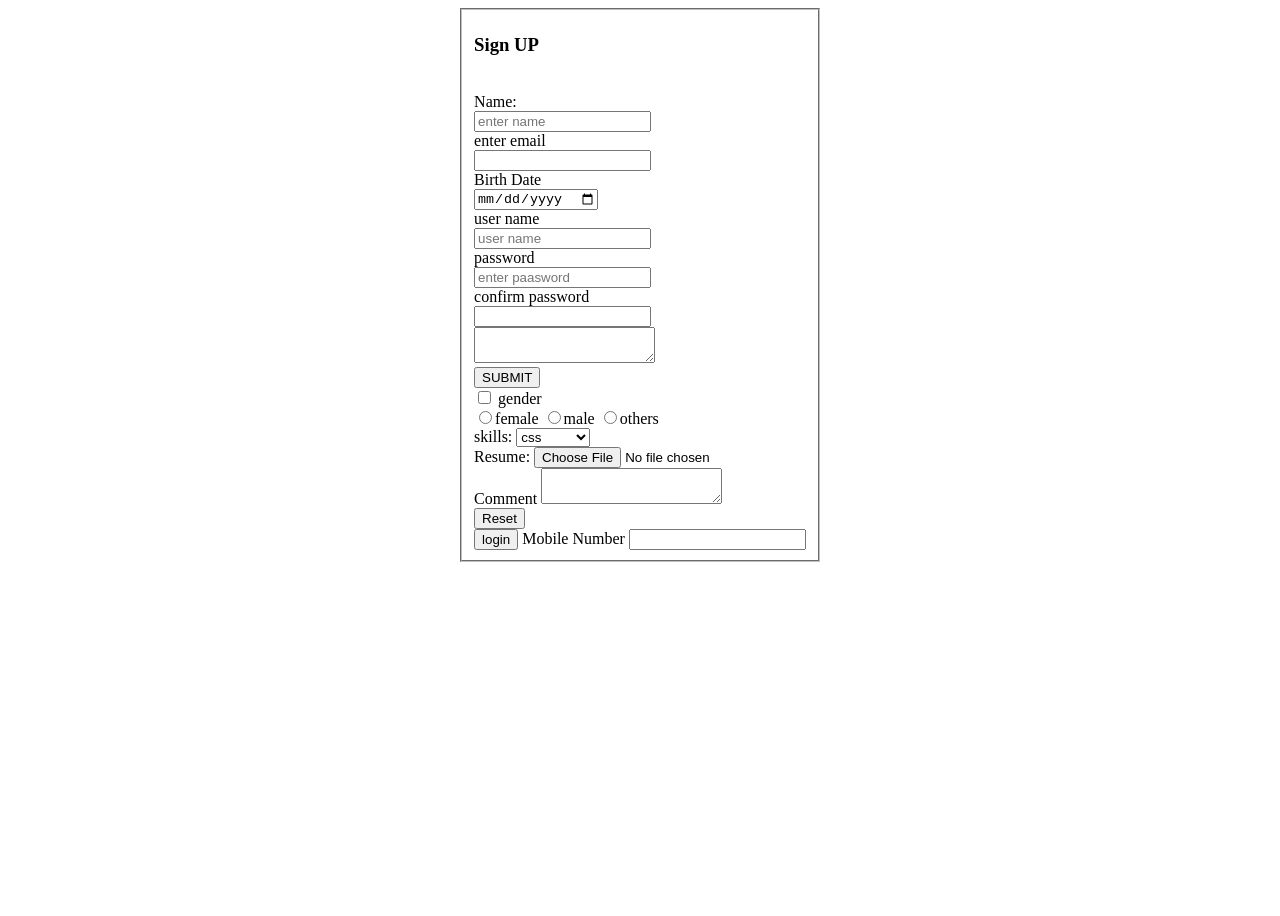
<file: forms.html>
<!DOCTYPE html>
<html lang="en">
<head>
    <meta charset="UTF-8">
    <meta name="viewport" content="width=device-width, initial-scale=1.0">
    <title>Document</title>
   <style>
    body {
        display: flex;
        justify-content: center;
        align-item: center;
        height: 100vh;
    }
    form{
        border: 1px solid black;
        padding: 20px
    }
    </style>
</head>
<body>
   
    <forms>
        <fieldset tittle="student form ">
         <h3>Sign UP</h3><br>
        <label>Name:</label><br>
        <input type="text" maxlength="12" placeholder="enter name"><br>
        <label>enter email</label><br>
        <input type="text" required><br>
        <label>Birth Date</label><br>
        <input type="date"><br>
        <label> user name</label><br>
        <input type="text" placeholder="user name"><br>
        <label>password</label><br>
        <input type="password" placeholder="enter paasword"><br>
        <label>confirm password</label><br>
        <input type="password"><br>
        <textarea></textarea><br>
      <button type="submit" align-item="centre">SUBMIT</button><br>
      <input type="checkbox">
      <label>gender</label><br>
      <input type="radio" name="gender">female
      <input type="radio" name="gender">male
      <input type="radio" name="gender">others<br>
      <label>skills:</label>
      <select>
        <options>select your skill</options>
        <options>html</options>
        <options>js</options>
        <option>css</option>
        <optgroup label="frontend">
             <options>html</options>
        <options>js</options>
        <option>css</option>
        </optgroup>
        <optgroup label="backend">
            <options>node js</options>
            <options>java</options>
            <option>spring</option>
        </optgroup>
      </select><br>
      <label>Resume:</label>
      <input type="file"><br>
      <label>Comment</label>
      <textarea rows="" cols=""></textarea><br>
      <input type="reset"><br>
      <input type="button" value="login">
      <label>Mobile Number</label>
      <input type="tel" pattern="\+91[0-9]{9}">
      </fieldset>
    </forms>
</body>
</html>
</file>
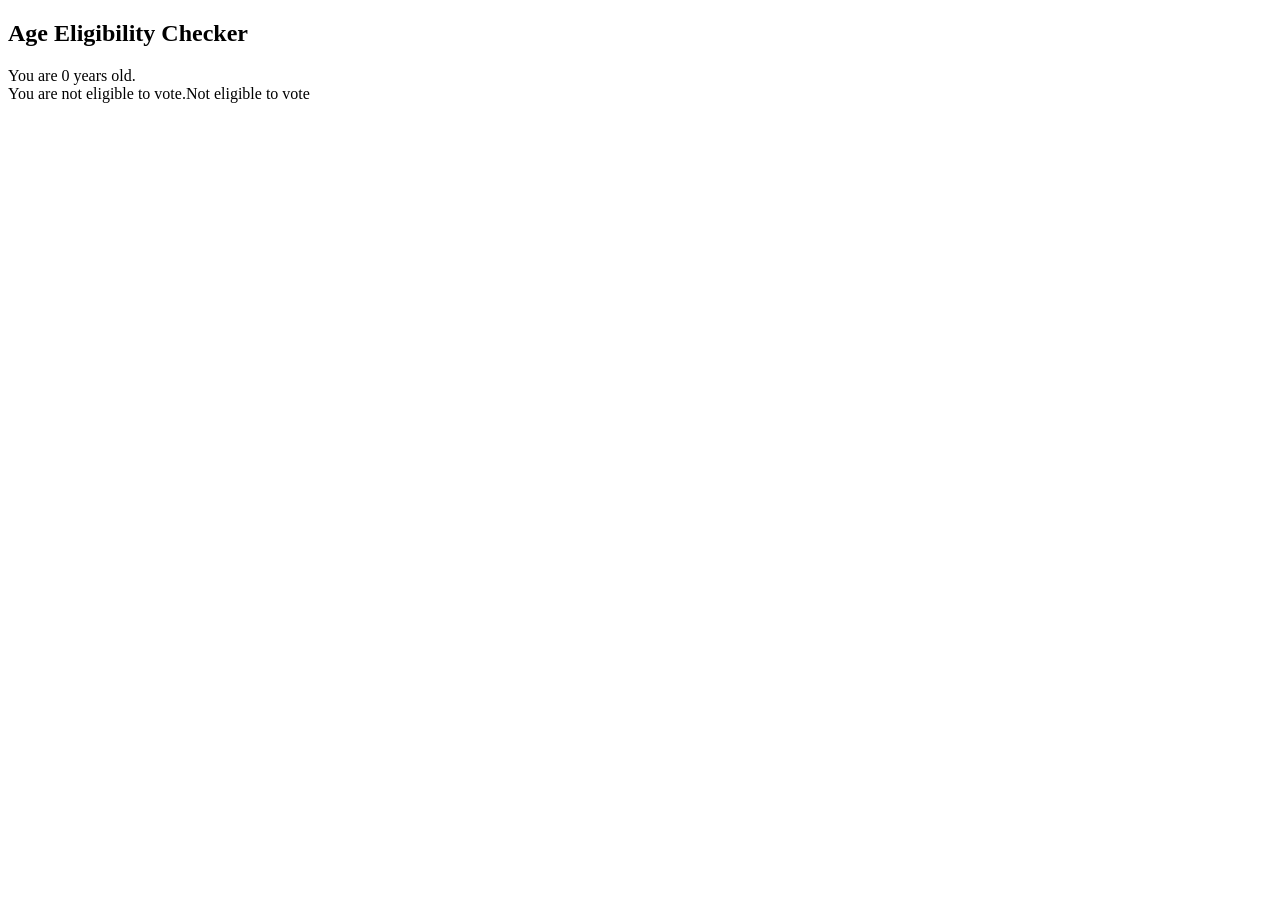
<file: javascript.html>
<!DOCTYPE html>
<html>
<head>
    <title>Age Eligibility Checker</title>
</head>
<body>

    <h2>Age Eligibility Checker</h2>

    <script>
        // Take input from the user
        let age = prompt("Enter your age:");

        age = Number(age);

        // Using if-else
        if (age >= 18) {
            alert("You are eligible.");
            document.write("You are " + age + " years old.<br>");
            document.write("You are eligible to vote.");
        } else {
            alert("You are not eligible.");
            document.write("You are " + age + " years old.<br>");
            document.write("You are not eligible to vote.");
        }

        // Using ternary operator
        let result = age >= 18 ? "Eligible to vote" : "Not eligible to vote";
        alert(result);
        document.write( result);
  
    </script>

</body>
</html>

    </script>
</body>
</html>
</file>
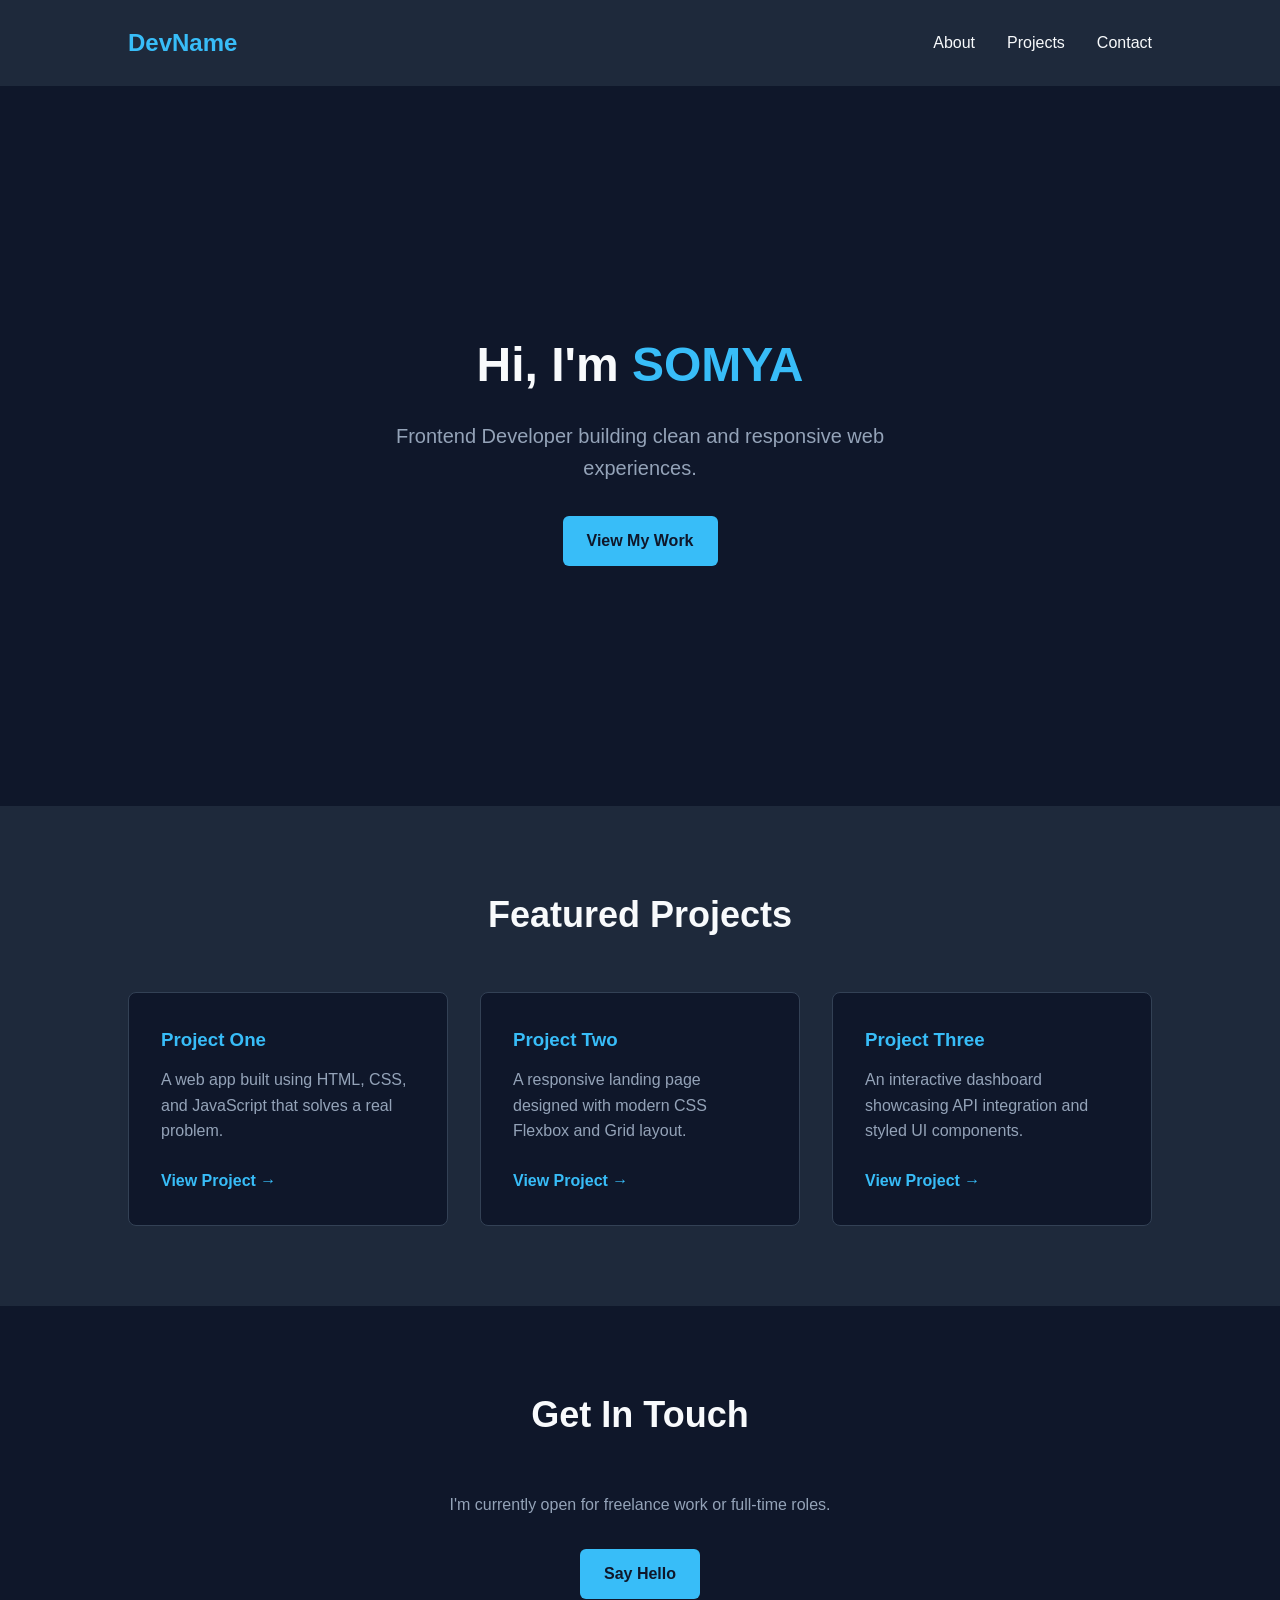
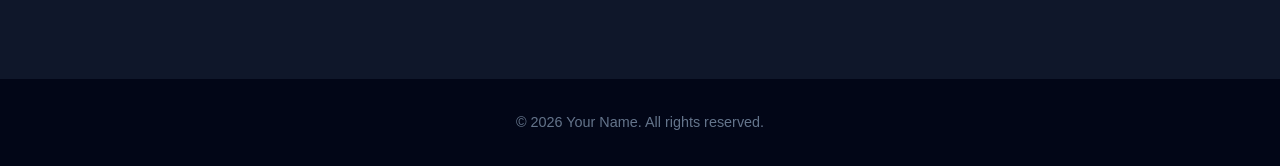
<file: portfolio.html>
<!DOCTYPE html>
<html lang="en">
<head>
  <meta charset="UTF-8">
  <meta name="viewport" content="width=device-width, initial-scale=1.0">
  <title>My Portfolio</title>
  <link rel="stylesheet" href="portfolio.css">
</head>
<body>

  <!-- Navigation -->
  <nav class="navbar">
    <div class="logo">DevName</div>
    <ul class="nav-links">
      <li><a href="#about">About</a></li>
      <li><a href="#projects">Projects</a></li>
      <li><a href="#contact">Contact</a></li>
    </ul>
  </nav>

  <!-- Hero Section -->
  <section id="about" class="hero">
    <h1>Hi, I'm <span class="highlight">SOMYA</span></h1>
    <p>Frontend Developer building clean and responsive web experiences.</p>
    <a href="#projects" class="btn">View My Work</a>
  </section>

  <!-- Projects Section -->
  <section id="projects" class="projects">
    <h2>Featured Projects</h2>
    <div class="project-grid">
      
      <!-- Project Card 1 -->
      <div class="project-card">
        <h3>Project One</h3>
        <p>A web app built using HTML, CSS, and JavaScript that solves a real problem.</p>
        <a href="#" class="project-link">View Project &rarr;</a>
      </div>

      <!-- Project Card 2 -->
      <div class="project-card">
        <h3>Project Two</h3>
        <p>A responsive landing page designed with modern CSS Flexbox and Grid layout.</p>
        <a href="#" class="project-link">View Project &rarr;</a>
      </div>

      <!-- Project Card 3 -->
      <div class="project-card">
        <h3>Project Three</h3>
        <p>An interactive dashboard showcasing API integration and styled UI components.</p>
        <a href="#" class="project-link">View Project &rarr;</a>
      </div>

    </div>
  </section>

  <!-- Contact Section -->
  <section id="contact" class="contact">
    <h2>Get In Touch</h2>
    <p>I'm currently open for freelance work or full-time roles.</p>
    <a href="mailto:your.email@example.com" class="btn">Say Hello</a>
  </section>

  <footer>
    <p>&copy; 2026 Your Name. All rights reserved.</p>
  </footer>

</body>
</html>
</file>
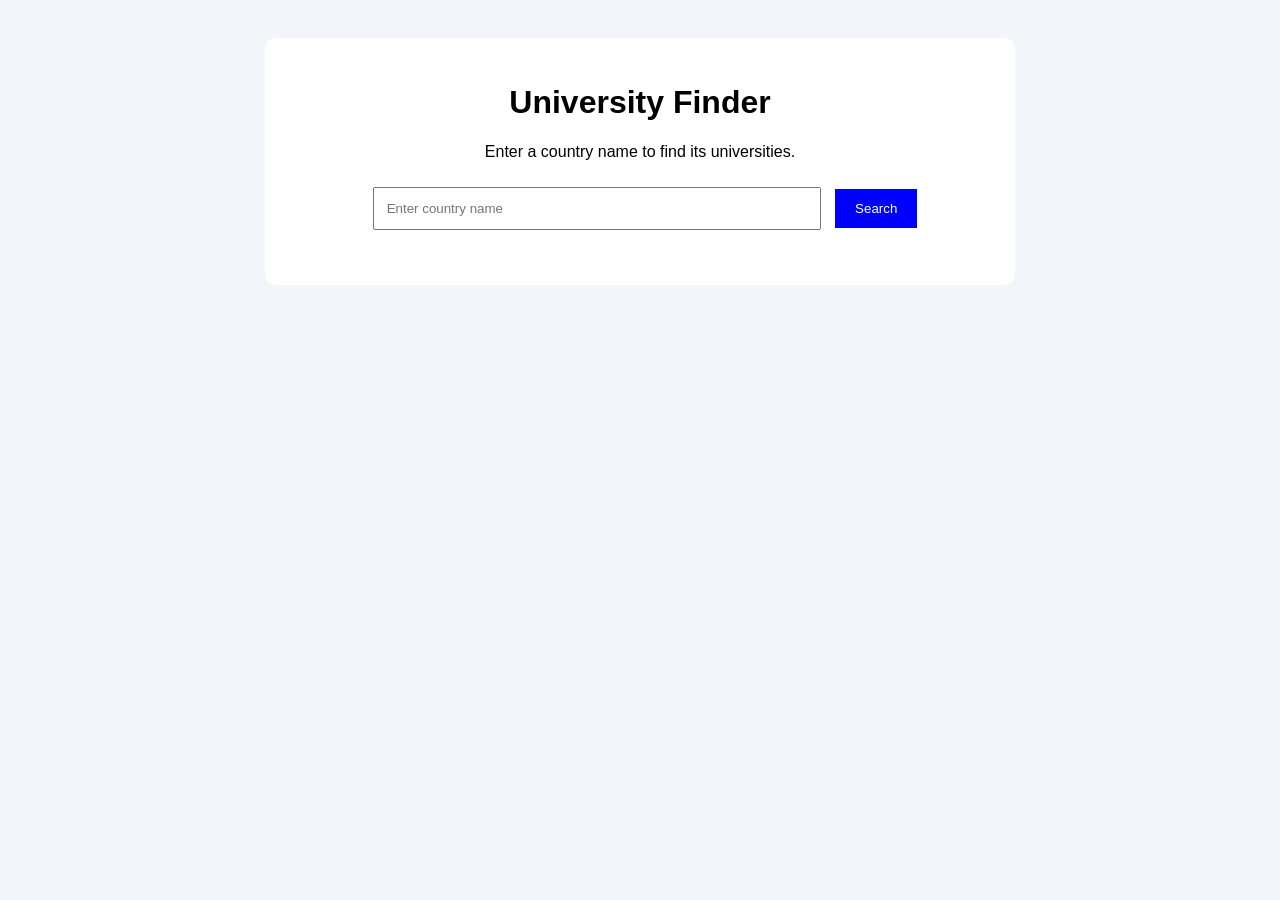
<file: task10.html>
<!DOCTYPE html>
<html>
<head>
    <title>University Finder</title>

    <style>
        body {
            font-family: Arial, sans-serif;
            background-color: #f2f5fa;
            text-align: center;
            padding: 30px;
        }

        .container {
            background-color: white;
            width: 80%;
            max-width: 700px;
            margin: auto;
            padding: 25px;
            border-radius: 10px;
        }

        input {
            padding: 12px;
            width: 60%;
            margin: 10px;
        }

        button {
            padding: 12px 20px;
            background-color: blue;
            color: white;
            border: none;
            cursor: pointer;
        }

        button:hover {
            background-color: darkblue;
        }

        .university {
            background-color: #eef2ff;
            padding: 15px;
            margin: 12px;
            border-radius: 8px;
            text-align: left;
        }

        a {
            color: blue;
        }

        #result {
            margin-top: 20px;
        }
    </style>
</head>

<body>

    <div class="container">

        <h1>University Finder</h1>

        <p>Enter a country name to find its universities.</p>

        <input type="text" id="country"
            placeholder="Enter country name">

        <button onclick="searchUniversity()">
            Search
        </button>

        <div id="result"></div>

    </div>

    <script>

        async function searchUniversity() {

            let country = document.getElementById("country").value.trim();

            let result = document.getElementById("result");

            if (country === "") {
                result.innerHTML = "Please enter a country name.";
                return;
            }

            result.innerHTML = "Loading universities...";

            try {

                let response = await fetch(
                    "https://universities.hipolabs.com/search?country="
                    + encodeURIComponent(country)
                );

                if (!response.ok) {
                    throw new Error("Failed to fetch data");
                }

                let data = await response.json();

                result.innerHTML = "";

                if (data.length === 0) {
                    result.innerHTML = "No universities found.";
                    return;
                }

                data.forEach(function(university) {

                    let website = university.web_pages || [];

                    result.innerHTML += `
                        <div class="university">

                            <h3>${university.name}</h3>

                            <p>
                                <b>Country:</b> ${university.country}
                            </p>

                            <p>
                                <b>Website:</b>
                                ${
                                    website.length > 0
                                    ? website.map(url =>
                                        `<a href="${url}" target="_blank">
                                        ${url}</a>`
                                      ).join("<br>")
                                    : "Website not available"
                                }
                            </p>

                        </div>
                    `;

                });

            }

            catch(error) {

                result.innerHTML =
                    "Something went wrong. Please try again.";

                console.log(error);

            }

        }

    </script>

</body>
</html>
</file>
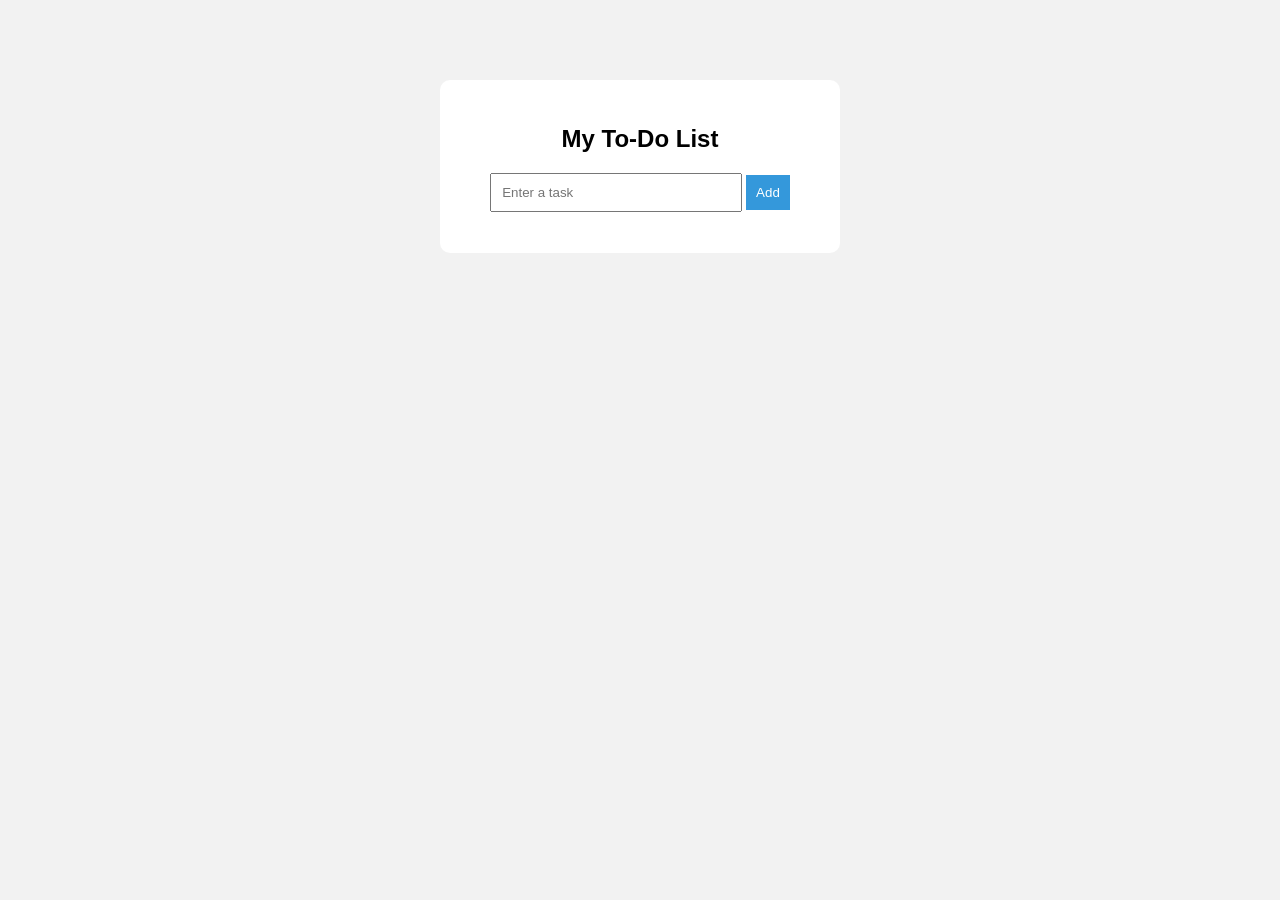
<file: task7.html>
<!DOCTYPE html>
<html lang="en">
<head>
    <meta charset="UTF-8">
    <meta name="viewport" content="width=device-width, initial-scale=1.0">
    <title>Document</title>
</head>
<body>
    
<!DOCTYPE html>
<html>
<head>
    <title>To-Do List</title>

    <style>
        body {
            font-family: Arial;
            background-color: #f2f2f2;
            text-align: center;
        }

        .container {
            background: white;
            width: 350px;
            margin: 80px auto;
            padding: 25px;
            border-radius: 10px;
        }

        input {
            padding: 10px;
            width: 65%;
        }

        button {
            padding: 10px;
            background: #3498db;
            color: white;
            border: none;
            cursor: pointer;
        }

        li {
            list-style: none;
            background: #eee;
            padding: 10px;
            margin: 10px 0;
            display: flex;
            justify-content: space-between;
        }

        .delete {
            background: red;
        }
    </style>
</head>

<body>

<div class="container">
    <h2>My To-Do List</h2>

    <input type="text" id="taskInput"
           placeholder="Enter a task">

    <button onclick="addTask()">Add</button>

    <ul id="taskList"></ul>
</div>

<script>
    function addTask() {

        let input = document.getElementById("taskInput");
        let task = input.value;

        if (task.trim() === "") {
            alert("Please enter a task!");
            return;
        }

        let li = document.createElement("li");

        li.textContent = task;

        let btn = document.createElement("button");

        btn.textContent = "Delete";
        btn.className = "delete";

        btn.onclick = function() {
            li.remove();
        };

        li.appendChild(btn);

        document.getElementById("taskList")
                .appendChild(li);

        input.value = "";
    }
</script>

</body>
</html>

</body>
</html>
</file>
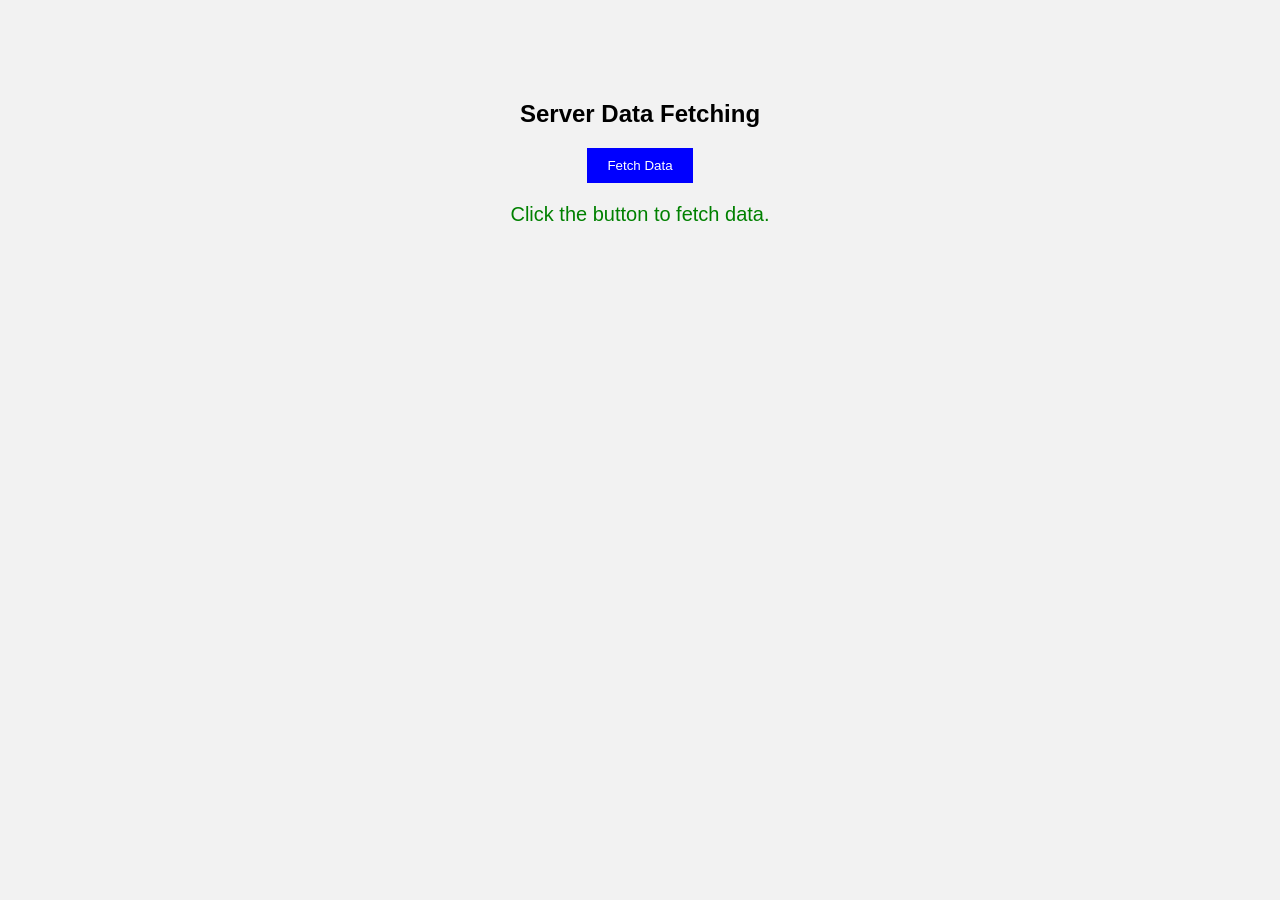
<file: task9.html>
<!DOCTYPE html>
<html>
<head>
    <title>Asynchronous Programming</title>

    <style>
        body {
            font-family: Arial;
            text-align: center;
            margin-top: 100px;
            background-color: #f2f2f2;
        }

        button {
            padding: 10px 20px;
            background-color: blue;
            color: white;
            border: none;
            cursor: pointer;
        }

        #output {
            margin-top: 20px;
            font-size: 20px;
            color: green;
        }
    </style>
</head>

<body>

    <h2>Server Data Fetching</h2>

    <button onclick="fetchData()">Fetch Data</button>

    <p id="output">Click the button to fetch data.</p>

    <script>

        function fetchData() {

            document.getElementById("output").innerHTML =
                "Fetching data...";

            // Creating a Promise
            let serverData = new Promise((resolve, reject) => {

                // Simulating server delay
                setTimeout(() => {

                    resolve("Data fetched successfully from server!");

                }, 3000);

            });

            // Handling resolved data
            serverData.then((data) => {

                document.getElementById("output").innerHTML = data;

            });

        }

    </script>

</body>
</html>
</file>
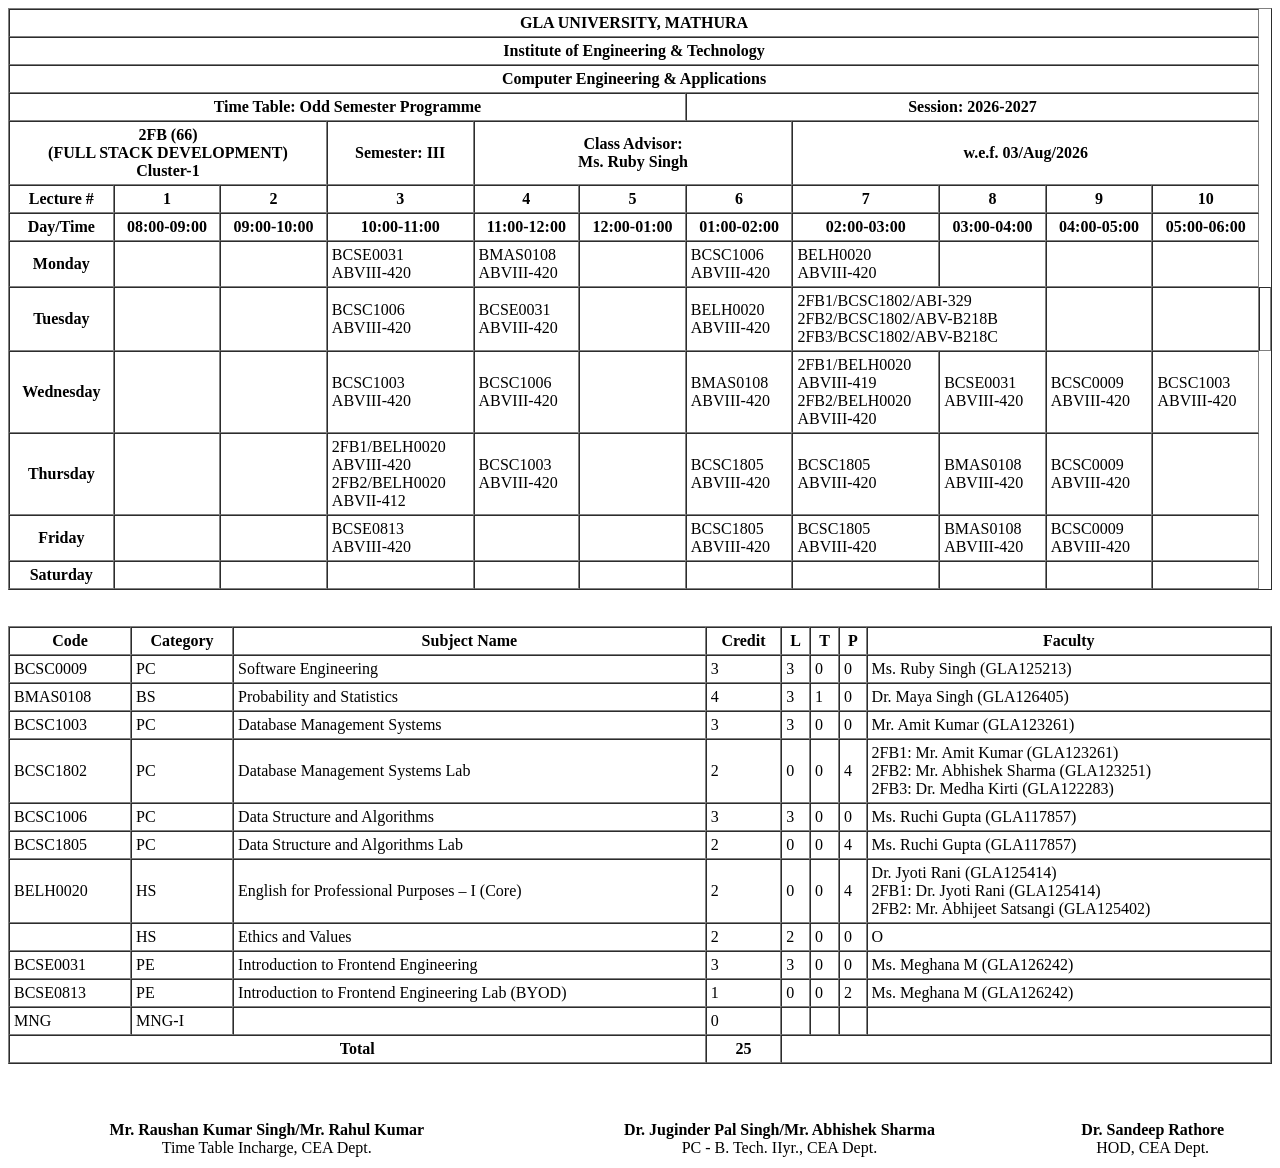
<file: timetable.html>
<!DOCTYPE html>
<html>
<head>
    <title>Time Table</title>
</head>
<body>
<table border="1" cellspacing="0" cellpadding="4" width="100%">
<!-- UNIVERSITY HEADER -->
    <tr>
        <th colspan="11">GLA UNIVERSITY, MATHURA</th>
    </tr>

    <tr>
        <th colspan="11">
            Institute of Engineering & Technology
        </th>
    </tr>

    <tr>
        <th colspan="11">
            Computer Engineering & Applications
        </th>
    </tr>

    <tr>
        <th colspan="6">
            Time Table: Odd Semester Programme
        </th>
        <th colspan="5">
            Session: 2026-2027
        </th>
    </tr>

    <tr>
        <th colspan="3">
            2FB (66)<br>
            (FULL STACK DEVELOPMENT)<br>
            Cluster-1
        </th>

        <th>
            Semester: III
        </th>

        <th colspan="3">
            Class Advisor:<br>
            Ms. Ruby Singh
        </th>

        <th colspan="4">
            w.e.f. 03/Aug/2026
        </th>
    </tr>

    <!-- LECTURE NUMBER -->
    <tr>
        <th>Lecture #</th>
        <th>1</th>
        <th>2</th>
        <th>3</th>
        <th>4</th>
        <th>5</th>
        <th>6</th>
        <th>7</th>
        <th>8</th>
        <th>9</th>
        <th>10</th>
    </tr>

    <!-- TIME -->
    <tr>
        <th>Day/Time</th>
        <th>08:00-09:00</th>
        <th>09:00-10:00</th>
        <th>10:00-11:00</th>
        <th>11:00-12:00</th>
        <th>12:00-01:00</th>
        <th>01:00-02:00</th>
        <th>02:00-03:00</th>
        <th>03:00-04:00</th>
        <th>04:00-05:00</th>
        <th>05:00-06:00</th>
    </tr>

    <!-- MONDAY -->
    <tr>
        <th>Monday</th>

        <td></td>
        <td></td>

        <td>
            BCSE0031<br>
            ABVIII-420
        </td>

        <td>
            BMAS0108<br>
            ABVIII-420
        </td>

        <td></td>

        <td>
            BCSC1006<br>
            ABVIII-420
        </td>

        <td>
            BELH0020<br>
            ABVIII-420
        </td>

        <td>
        </td>

        <td></td>
        <td></td>
    </tr>

    <!-- TUESDAY -->
    <tr>
        <th>Tuesday</th>

        <td></td>
        <td></td>

        <td>
            BCSC1006<br>
            ABVIII-420
        </td>

        <td>
            BCSE0031<br>
            ABVIII-420
        </td>

        <td></td>

        <td>
            BELH0020<br>
            ABVIII-420
        </td>

       <td colspan="2">
    2FB1/BCSC1802/ABI-329<br>
    2FB2/BCSC1802/ABV-B218B<br>
    2FB3/BCSC1802/ABV-B218C
</td>

        <td></td>
        <td></td>
        <td></td>
    </tr>

    <!-- WEDNESDAY -->
    <tr>
        <th>Wednesday</th>

        <td></td>
        <td></td>

        <td>
            BCSC1003<br>
            ABVIII-420
        </td>

        <td>
            BCSC1006<br>
            ABVIII-420
        </td>

        <td></td>

        <td>
            BMAS0108<br>
            ABVIII-420
        </td>

        <td>
            2FB1/BELH0020<br>
            ABVIII-419<br>
            2FB2/BELH0020<br>
            ABVIII-420
        </td>

        <td>
            BCSE0031<br>
            ABVIII-420
        </td>

        <td>
            BCSC0009<br>
            ABVIII-420
        </td>

        <td>
            BCSC1003<br>
            ABVIII-420
        </td>
    </tr>

    <!-- THURSDAY -->
    <tr>
        <th>Thursday</th>

        <td></td>
        <td></td>

        <td>
            2FB1/BELH0020<br>
            ABVIII-420<br>
            2FB2/BELH0020<br>
            ABVII-412
        </td>

        <td>
            BCSC1003<br>
            ABVIII-420
        </td>

        <td></td>

        <td>
            BCSC1805<br>
            ABVIII-420
        </td>

        <td>
            BCSC1805<br>
            ABVIII-420
        </td>

        <td>
            BMAS0108<br>
            ABVIII-420
        </td>

        <td>
            BCSC0009<br>
            ABVIII-420
        </td>

        <td></td>
    </tr>

    <!-- FRIDAY -->
    <tr>
        <th>Friday</th>

        <td></td>
        <td></td>

        <td>
            BCSE0813<br>
            ABVIII-420
        </td>

        <td></td>
        <td></td>

        <td>
            BCSC1805<br>
            ABVIII-420
        </td>

        <td>
            BCSC1805<br>
            ABVIII-420
        </td>

        <td>
            BMAS0108<br>
            ABVIII-420
        </td>

        <td>
            BCSC0009<br>
            ABVIII-420
        </td>

        <td></td>
    </tr>

    <!-- SATURDAY -->
    <tr>
        <th>Saturday</th>
        <td></td>
        <td></td>
        <td></td>
        <td></td>
        <td></td>
        <td></td>
        <td></td>
        <td></td>
        <td></td>
        <td></td>
    </tr>

</table>


<br><br>


<!-- SUBJECT DETAILS -->

<table border="1" cellspacing="0" cellpadding="4" width="100%">

    <tr>
        <th>Code</th>
        <th>Category</th>
        <th>Subject Name</th>
        <th>Credit</th>
        <th>L</th>
        <th>T</th>
        <th>P</th>
        <th>Faculty</th>
    </tr>

    <tr>
        <td>BCSC0009</td>
        <td>PC</td>
        <td>Software Engineering</td>
        <td>3</td>
        <td>3</td>
        <td>0</td>
        <td>0</td>
        <td>Ms. Ruby Singh (GLA125213)</td>
    </tr>

    <tr>
        <td>BMAS0108</td>
        <td>BS</td>
        <td>Probability and Statistics</td>
        <td>4</td>
        <td>3</td>
        <td>1</td>
        <td>0</td>
        <td>Dr. Maya Singh (GLA126405)</td>
    </tr>

    <tr>
        <td>BCSC1003</td>
        <td>PC</td>
        <td>Database Management Systems</td>
        <td>3</td>
        <td>3</td>
        <td>0</td>
        <td>0</td>
        <td>Mr. Amit Kumar (GLA123261)</td>
    </tr>

    <tr>
        <td>BCSC1802</td>
        <td>PC</td>
        <td>Database Management Systems Lab</td>
        <td>2</td>
        <td>0</td>
        <td>0</td>
        <td>4</td>
        <td>
            2FB1: Mr. Amit Kumar (GLA123261)<br>
            2FB2: Mr. Abhishek Sharma (GLA123251)<br>
            2FB3: Dr. Medha Kirti (GLA122283)
        </td>
    </tr>

    <tr>
        <td>BCSC1006</td>
        <td>PC</td>
        <td>Data Structure and Algorithms</td>
        <td>3</td>
        <td>3</td>
        <td>0</td>
        <td>0</td>
        <td>Ms. Ruchi Gupta (GLA117857)</td>
    </tr>

    <tr>
        <td>BCSC1805</td>
        <td>PC</td>
        <td>Data Structure and Algorithms Lab</td>
        <td>2</td>
        <td>0</td>
        <td>0</td>
        <td>4</td>
        <td>Ms. Ruchi Gupta (GLA117857)</td>
    </tr>

    <tr>
        <td>BELH0020</td>
        <td>HS</td>
        <td>English for Professional Purposes – I (Core)</td>
        <td>2</td>
        <td>0</td>
        <td>0</td>
        <td>4</td>
        <td>
            Dr. Jyoti Rani (GLA125414)<br>
            2FB1: Dr. Jyoti Rani (GLA125414)<br>
            2FB2: Mr. Abhijeet Satsangi (GLA125402)
        </td>
    </tr>

    <tr>
        <td></td>
        <td>HS</td>
        <td>Ethics and Values</td>
        <td>2</td>
        <td>2</td>
        <td>0</td>
        <td>0</td>
        <td>O</td>
    </tr>

    <tr>
        <td>BCSE0031</td>
        <td>PE</td>
        <td>Introduction to Frontend Engineering</td>
        <td>3</td>
        <td>3</td>
        <td>0</td>
        <td>0</td>
        <td>Ms. Meghana M (GLA126242)</td>
    </tr>

    <tr>
        <td>BCSE0813</td>
        <td>PE</td>
        <td>Introduction to Frontend Engineering Lab (BYOD)</td>
        <td>1</td>
        <td>0</td>
        <td>0</td>
        <td>2</td>
        <td>Ms. Meghana M (GLA126242)</td>
    </tr>

    <tr>
        <td>MNG</td>
        <td>MNG-I</td>
        <td></td>
        <td>0</td>
        <td></td>
        <td></td>
        <td></td>
        <td></td>
    </tr>

    <tr>
        <th colspan="3">Total</th>
        <th>25</th>
        <th colspan="4"></th>
    </tr>

</table>


<br><br><br>

<table border="0" width="100%">

    <tr>
        <td align="center">
            <b>Mr. Raushan Kumar Singh/Mr. Rahul Kumar</b><br>
            Time Table Incharge, CEA Dept.
        </td>

        <td align="center">
            <b>Dr. Juginder Pal Singh/Mr. Abhishek Sharma</b><br>
            PC - B. Tech. IIyr., CEA Dept.
        </td>

        <td align="center">
            <b>Dr. Sandeep Rathore</b><br>
            HOD, CEA Dept.
        </td>
    </tr>

</table>
</body>
</html>
</file>
<file: portfolio.css>
/* General Reset */
* {
  margin: 0;
  padding: 0;
  box-sizing: border-box;
  font-family: 'Segoe UI', Tahoma, Geneva, Verdana, sans-serif;
}

html {
  scroll-behavior: smooth;
}

body {
  background-color: #0f172a;
  color: #f8fafc;
  line-height: 1.6;
}

/* Navbar */
.navbar {
  display: flex;
  justify-content: space-between;
  align-items: center;
  padding: 1.5rem 10%;
  background-color: #1e293b;
  position: sticky;
  top: 0;
  z-index: 100;
}

.logo {
  font-size: 1.5rem;
  font-weight: bold;
  color: #38bdf8;
}

.nav-links {
  display: flex;
  list-style: none;
  gap: 2rem;
}

.nav-links a {
  color: #f8fafc;
  text-decoration: none;
  transition: color 0.3s;
}

.nav-links a:hover {
  color: #38bdf8;
}

/* Hero Section */
.hero {
  height: 80vh;
  display: flex;
  flex-direction: column;
  justify-content: center;
  align-items: center;
  text-align: center;
  padding: 0 1rem;
}

.hero h1 {
  font-size: 3rem;
  margin-bottom: 1rem;
}

.highlight {
  color: #38bdf8;
}

.hero p {
  font-size: 1.25rem;
  color: #94a3b8;
  margin-bottom: 2rem;
  max-width: 600px;
}

/* Buttons */
.btn {
  display: inline-block;
  padding: 0.75rem 1.5rem;
  background-color: #38bdf8;
  color: #0f172a;
  text-decoration: none;
  font-weight: bold;
  border-radius: 6px;
  transition: background 0.3s;
}

.btn:hover {
  background-color: #0284c7;
  color: #ffffff;
}

/* Projects Section */
.projects {
  padding: 5rem 10%;
  background-color: #1e293b;
}

.projects h2, .contact h2 {
  text-align: center;
  font-size: 2.25rem;
  margin-bottom: 3rem;
}

.project-grid {
  display: grid;
  grid-template-columns: repeat(auto-fit, minmax(280px, 1fr));
  gap: 2rem;
}

.project-card {
  background-color: #0f172a;
  padding: 2rem;
  border-radius: 8px;
  border: 1px solid #334155;
  transition: transform 0.3s;
}

.project-card:hover {
  transform: translateY(-5px);
}

.project-card h3 {
  margin-bottom: 0.75rem;
  color: #38bdf8;
}

.project-card p {
  color: #94a3b8;
  margin-bottom: 1.5rem;
}

.project-link {
  color: #38bdf8;
  text-decoration: none;
  font-weight: bold;
}

/* Contact Section */
.contact {
  padding: 5rem 10%;
  text-align: center;
}

.contact p {
  color: #94a3b8;
  margin-bottom: 2rem;
}

/* Footer */
footer {
  text-align: center;
  padding: 2rem;
  background-color: #020617;
  color: #64748b;
  font-size: 0.9rem;
}
</file>
